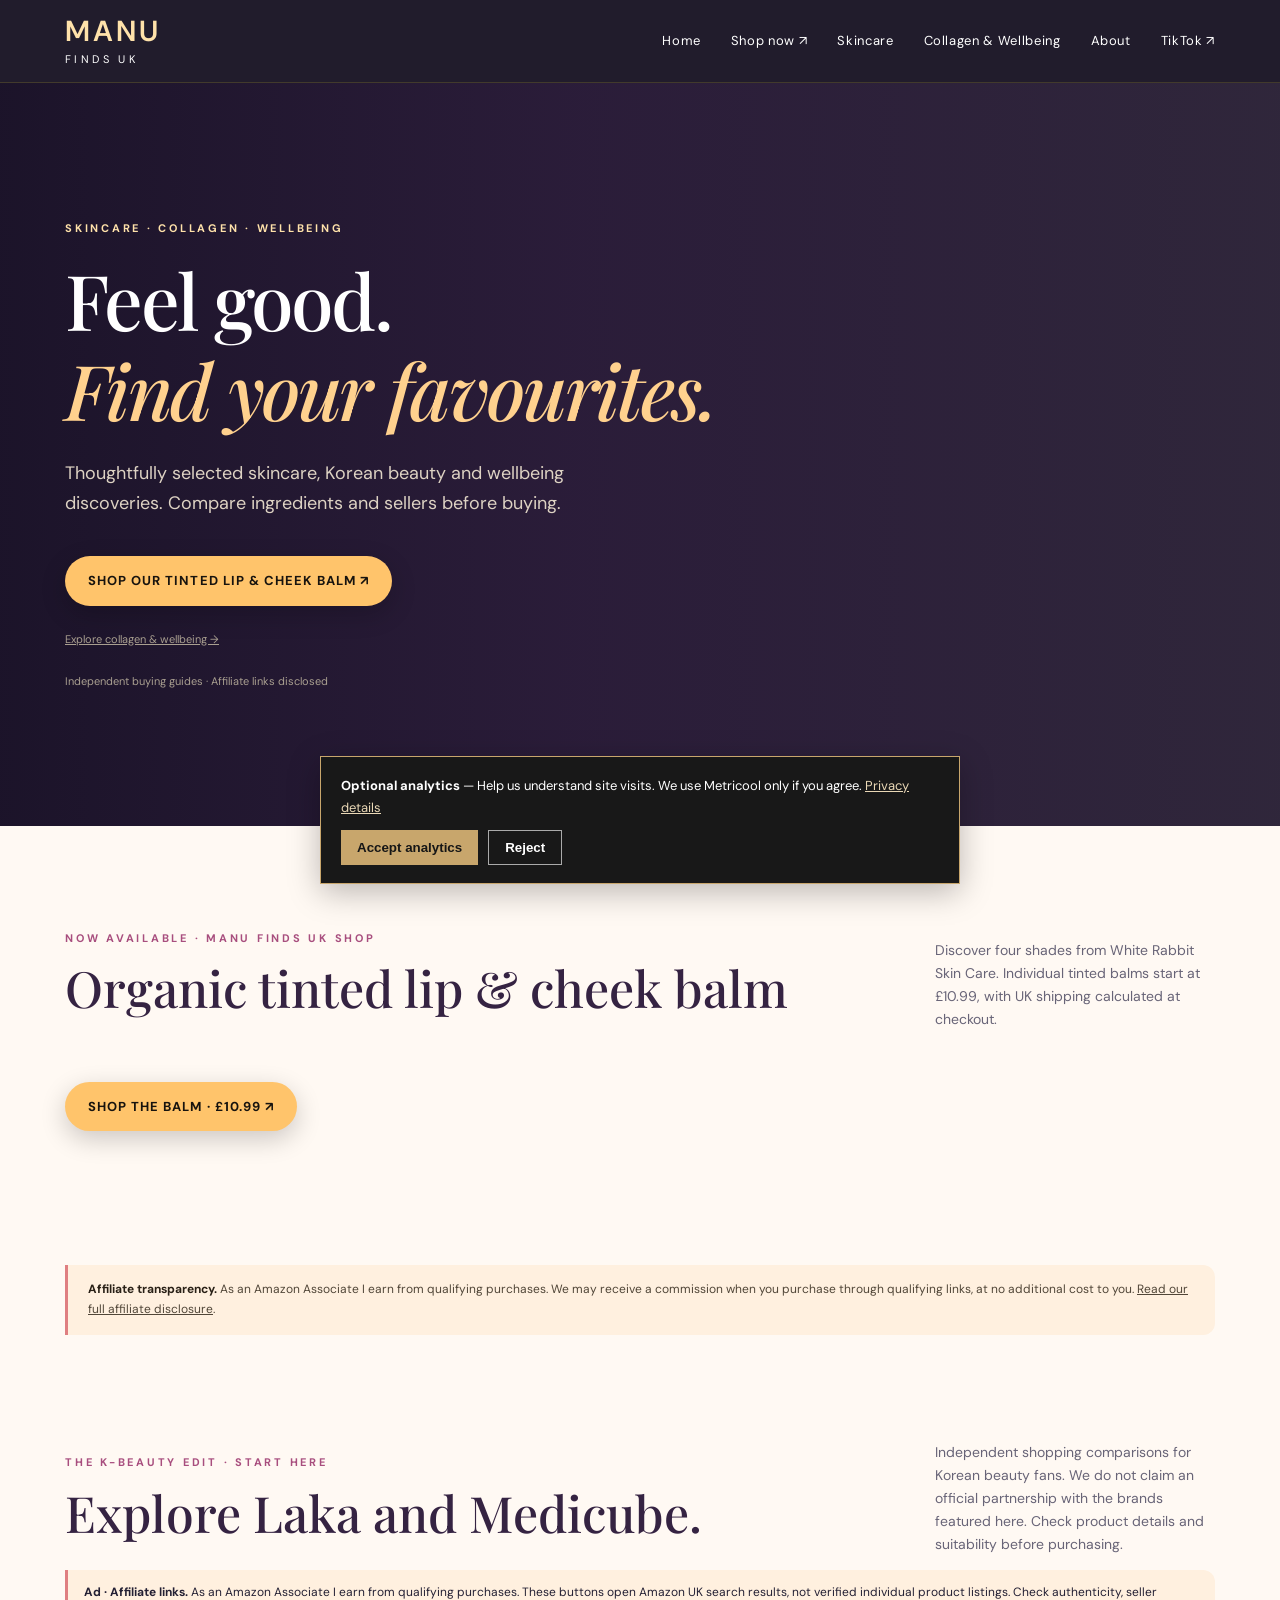
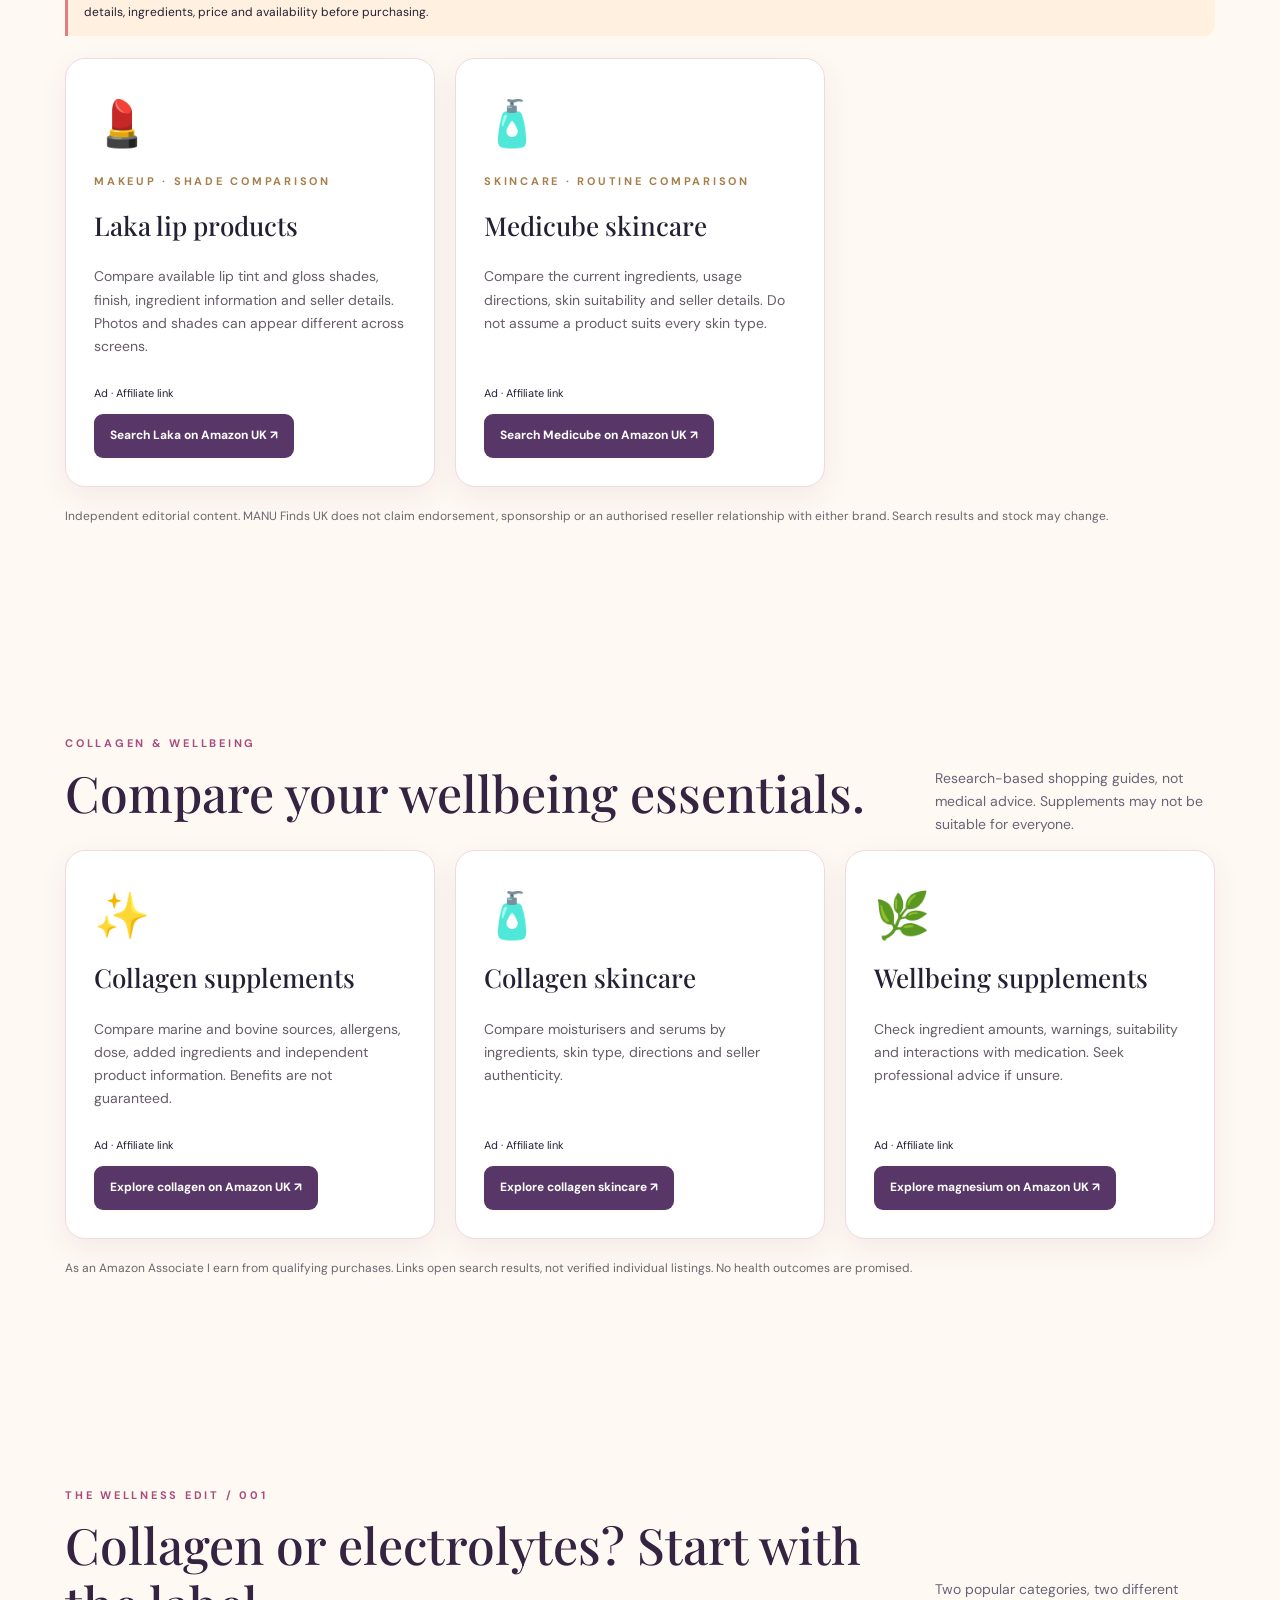
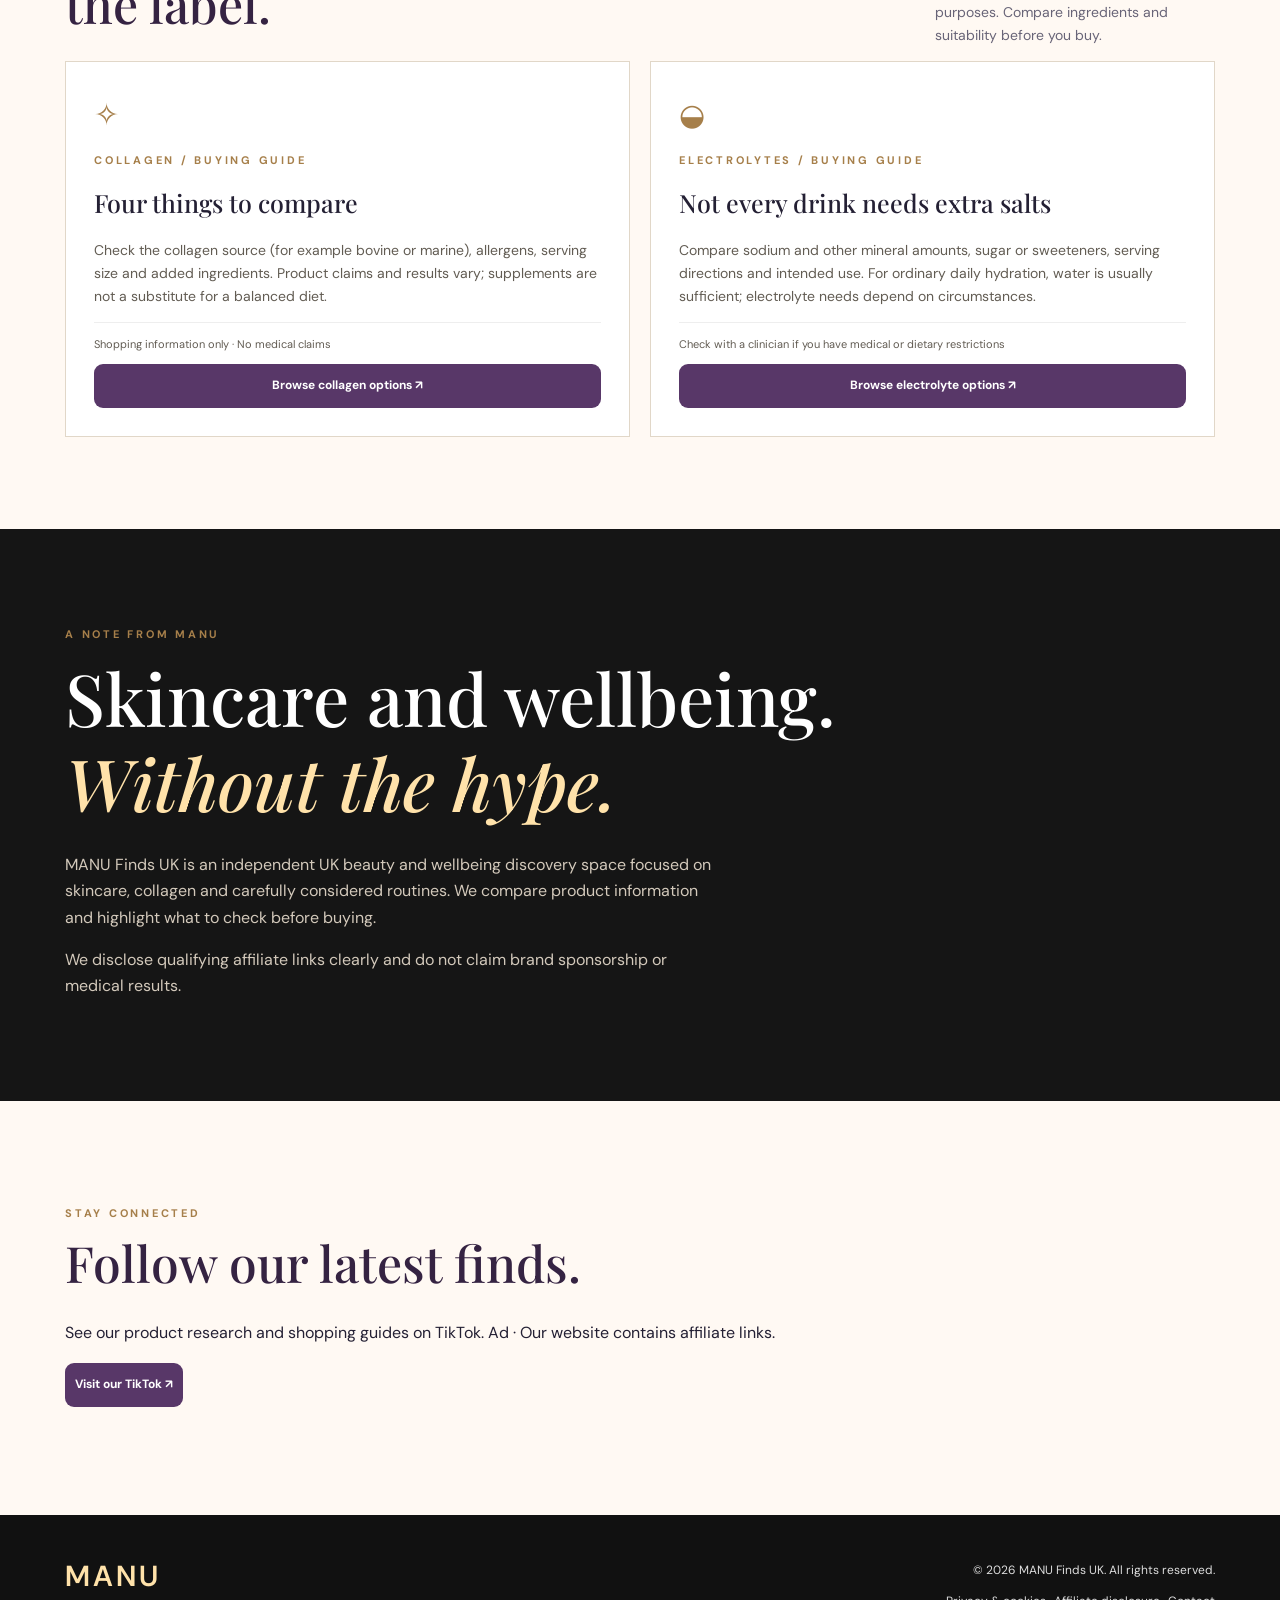
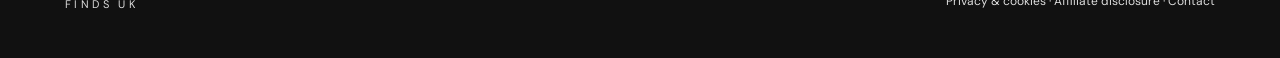
<file: index.html>
<!doctype html>
<html lang="en-GB">
<head>
  <meta charset="utf-8"><meta name="viewport" content="width=device-width, initial-scale=1">
  <meta name="description" content="MANU Finds UK: independent skincare, Korean beauty, collagen and wellbeing buying guides. Affiliate links disclosed."><link rel="canonical" href="https://manutz78.github.io/manu-finds-uk/"><meta property="og:type" content="website"><meta property="og:title" content="MANU Finds UK | Skincare, Collagen & Wellbeing"><meta property="og:description" content="Explore skincare, collagen and wellbeing finds with independent UK shopping guidance."><meta property="og:url" content="https://manutz78.github.io/manu-finds-uk/">
  <meta name="theme-color" content="#111111"><meta name="robots" content="index,follow">
  <title>MANU Finds UK | Skincare, Collagen & Wellbeing</title>
  <link rel="stylesheet" href="styles.css">
  <!-- Optional Metricool analytics loads only after visitor consent; see privacy.html. -->
</head>
<body>
<a class="skip" href="#main">Skip to content</a>
<header class="site-header"><div class="wrap nav"><a class="logo" href="#top" aria-label="MANU Finds UK home"><strong>MANU</strong><span>FINDS UK</span></a><button class="menu-toggle" type="button" aria-expanded="false" aria-controls="main-nav">Menu ☰</button><nav id="main-nav" aria-label="Main navigation"><a href="#top">Home</a><a href="https://ntr8m2-dk.myshopify.com" target="_blank" rel="noopener noreferrer">Shop now ↗</a><a href="#k-beauty">Skincare</a><a href="#collagen">Collagen & Wellbeing</a><a href="#about">About</a><a href="https://www.tiktok.com/@adutza780" target="_blank" rel="noopener noreferrer">TikTok ↗</a></nav></div></header>
<main id="main">
<section class="hero hero-photo" id="top"><div class="wrap hero-inner"><p class="eyebrow">SKINCARE · COLLAGEN · WELLBEING</p><h1>Feel good.<br><em>Find your favourites.</em></h1><p>Thoughtfully selected skincare, Korean beauty and wellbeing discoveries. Compare ingredients and sellers before buying.</p><a class="btn" href="https://ntr8m2-dk.myshopify.com" target="_blank" rel="noopener noreferrer">Shop our tinted lip &amp; cheek balm ↗</a><p class="hero-note"><a href="#collagen">Explore collagen & wellbeing →</a></p><p class="hero-note">Independent buying guides · Affiliate links disclosed</p></div></section>
<section class="section wrap" id="shop"><div class="section-top"><div><p class="eyebrow">NOW AVAILABLE · MANU FINDS UK SHOP</p><h2>Organic tinted lip &amp; cheek balm</h2></div><p>Discover four shades from White Rabbit Skin Care. Individual tinted balms start at £10.99, with UK shipping calculated at checkout.</p></div><p><a class="btn" href="https://ntr8m2-dk.myshopify.com" target="_blank" rel="noopener noreferrer">Shop the balm · £10.99 ↗</a></p></section><section class="disclosure wrap" aria-label="Affiliate disclosure"><strong>Affiliate transparency.</strong> As an Amazon Associate I earn from qualifying purchases. We may receive a commission when you purchase through qualifying links, at no additional cost to you. <a href="disclosure.html">Read our full affiliate disclosure</a>.</section>
<section class="section wrap" id="k-beauty" aria-label="Korean beauty buying guide"><div class="section-top"><div><p class="eyebrow">THE K-BEAUTY EDIT · START HERE</p><h2>Explore Laka and Medicube.</h2></div><p>Independent shopping comparisons for Korean beauty fans. We do not claim an official partnership with the brands featured here. Check product details and suitability before purchasing.</p></div><p class="products-note"><strong>Ad · Affiliate links.</strong> As an Amazon Associate I earn from qualifying purchases. These buttons open Amazon UK search results, not verified individual product listings. Check authenticity, seller details, ingredients, price and availability before purchasing.</p><div class="quick-picks-grid"><article class="quick-pick"><span class="quick-pick-icon" aria-hidden="true">💄</span><p class="eyebrow">MAKEUP · SHADE COMPARISON</p><h3>Laka lip products</h3><p>Compare available lip tint and gloss shades, finish, ingredient information and seller details. Photos and shades can appear different across screens.</p><span class="affiliate-label">Ad · Affiliate link</span><a class="pick-link" href="https://www.amazon.co.uk/s?k=Laka+lip+tint&amp;tag=manufindsuk-21" target="_blank" rel="sponsored noopener noreferrer">Search Laka on Amazon UK ↗</a></article><article class="quick-pick"><span class="quick-pick-icon" aria-hidden="true">🧴</span><p class="eyebrow">SKINCARE · ROUTINE COMPARISON</p><h3>Medicube skincare</h3><p>Compare the current ingredients, usage directions, skin suitability and seller details. Do not assume a product suits every skin type.</p><span class="affiliate-label">Ad · Affiliate link</span><a class="pick-link" href="https://www.amazon.co.uk/s?k=Medicube+skincare&amp;tag=manufindsuk-21" target="_blank" rel="sponsored noopener noreferrer">Search Medicube on Amazon UK ↗</a></article></div><p class="quick-disclosure">Independent editorial content. MANU Finds UK does not claim endorsement, sponsorship or an authorised reseller relationship with either brand. Search results and stock may change.</p></section>
<section class="section wrap" id="collagen"><div class="section-top"><div><p class="eyebrow">COLLAGEN & WELLBEING</p><h2>Compare your wellbeing essentials.</h2></div><p>Research-based shopping guides, not medical advice. Supplements may not be suitable for everyone.</p></div><div class="quick-picks-grid"><article class="quick-pick"><span class="quick-pick-icon" aria-hidden="true">✨</span><h3>Collagen supplements</h3><p>Compare marine and bovine sources, allergens, dose, added ingredients and independent product information. Benefits are not guaranteed.</p><span class="affiliate-label">Ad · Affiliate link</span><a class="pick-link" href="https://www.amazon.co.uk/s?k=collagen+supplements&amp;tag=manufindsuk-21" target="_blank" rel="sponsored noopener noreferrer">Explore collagen on Amazon UK ↗</a></article><article class="quick-pick"><span class="quick-pick-icon" aria-hidden="true">🧴</span><h3>Collagen skincare</h3><p>Compare moisturisers and serums by ingredients, skin type, directions and seller authenticity.</p><span class="affiliate-label">Ad · Affiliate link</span><a class="pick-link" href="https://www.amazon.co.uk/s?k=collagen+skincare+moisturiser&amp;tag=manufindsuk-21" target="_blank" rel="sponsored noopener noreferrer">Explore collagen skincare ↗</a></article><article class="quick-pick"><span class="quick-pick-icon" aria-hidden="true">🌿</span><h3>Wellbeing supplements</h3><p>Check ingredient amounts, warnings, suitability and interactions with medication. Seek professional advice if unsure.</p><span class="affiliate-label">Ad · Affiliate link</span><a class="pick-link" href="https://www.amazon.co.uk/s?k=magnesium+supplements&amp;tag=manufindsuk-21" target="_blank" rel="sponsored noopener noreferrer">Explore magnesium on Amazon UK ↗</a></article></div><p class="quick-disclosure">As an Amazon Associate I earn from qualifying purchases. Links open search results, not verified individual listings. No health outcomes are promised.</p></section><section class="section wrap" id="wellness-guide"><div class="section-top"><div><p class="eyebrow">THE WELLNESS EDIT / 001</p><h2>Collagen or electrolytes? Start with the label.</h2></div><p>Two popular categories, two different purposes. Compare ingredients and suitability before you buy.</p></div><div class="article-grid"><article class="article"><span class="article-icon" aria-hidden="true">✧</span><p class="eyebrow">COLLAGEN / BUYING GUIDE</p><h3>Four things to compare</h3><p>Check the collagen source (for example bovine or marine), allergens, serving size and added ingredients. Product claims and results vary; supplements are not a substitute for a balanced diet.</p><p class="article-foot">Shopping information only · No medical claims</p><a class="pick-link" href="#products">Browse collagen options ↗</a></article><article class="article"><span class="article-icon" aria-hidden="true">◒</span><p class="eyebrow">ELECTROLYTES / BUYING GUIDE</p><h3>Not every drink needs extra salts</h3><p>Compare sodium and other mineral amounts, sugar or sweeteners, serving directions and intended use. For ordinary daily hydration, water is usually sufficient; electrolyte needs depend on circumstances.</p><p class="article-foot">Check with a clinician if you have medical or dietary restrictions</p><a class="pick-link" href="#products">Browse electrolyte options ↗</a></article></div></section>
<section class="about" id="about"><div class="wrap about-inner"><p class="eyebrow">A NOTE FROM MANU</p><h2>Skincare and wellbeing.<br><em>Without the hype.</em></h2><p>MANU Finds UK is an independent UK beauty and wellbeing discovery space focused on skincare, collagen and carefully considered routines. We compare product information and highlight what to check before buying.</p><p>We disclose qualifying affiliate links clearly and do not claim brand sponsorship or medical results.</p></div></section>
<section class="section wrap" id="contact"><p class="eyebrow">STAY CONNECTED</p><h2>Follow our latest finds.</h2><p>See our product research and shopping guides on TikTok. Ad · Our website contains affiliate links.</p><p><a class="pick-link" href="https://www.tiktok.com/@adutza780" target="_blank" rel="noopener noreferrer">Visit our TikTok ↗</a></p></section>
</main>
<footer class="footer"><div class="wrap footer-inner"><div class="logo"><strong>MANU</strong><span>FINDS UK</span></div><div><p>© <span id="year">2026</span> MANU Finds UK. All rights reserved.</p><p><a href="privacy.html">Privacy & cookies</a> · <a href="disclosure.html">Affiliate disclosure</a> · <a href="#contact">Contact</a></p></div></div></footer>
<div class="cookie-notice" id="analytics-choice" hidden><p><strong>Optional analytics</strong> — Help us understand site visits. We use Metricool only if you agree. <a href="privacy.html">Privacy details</a></p><div><button type="button" id="analytics-accept">Accept analytics</button><button type="button" id="analytics-reject">Reject</button></div></div>
<script src="script.js"></script>
</body></html>
</file>
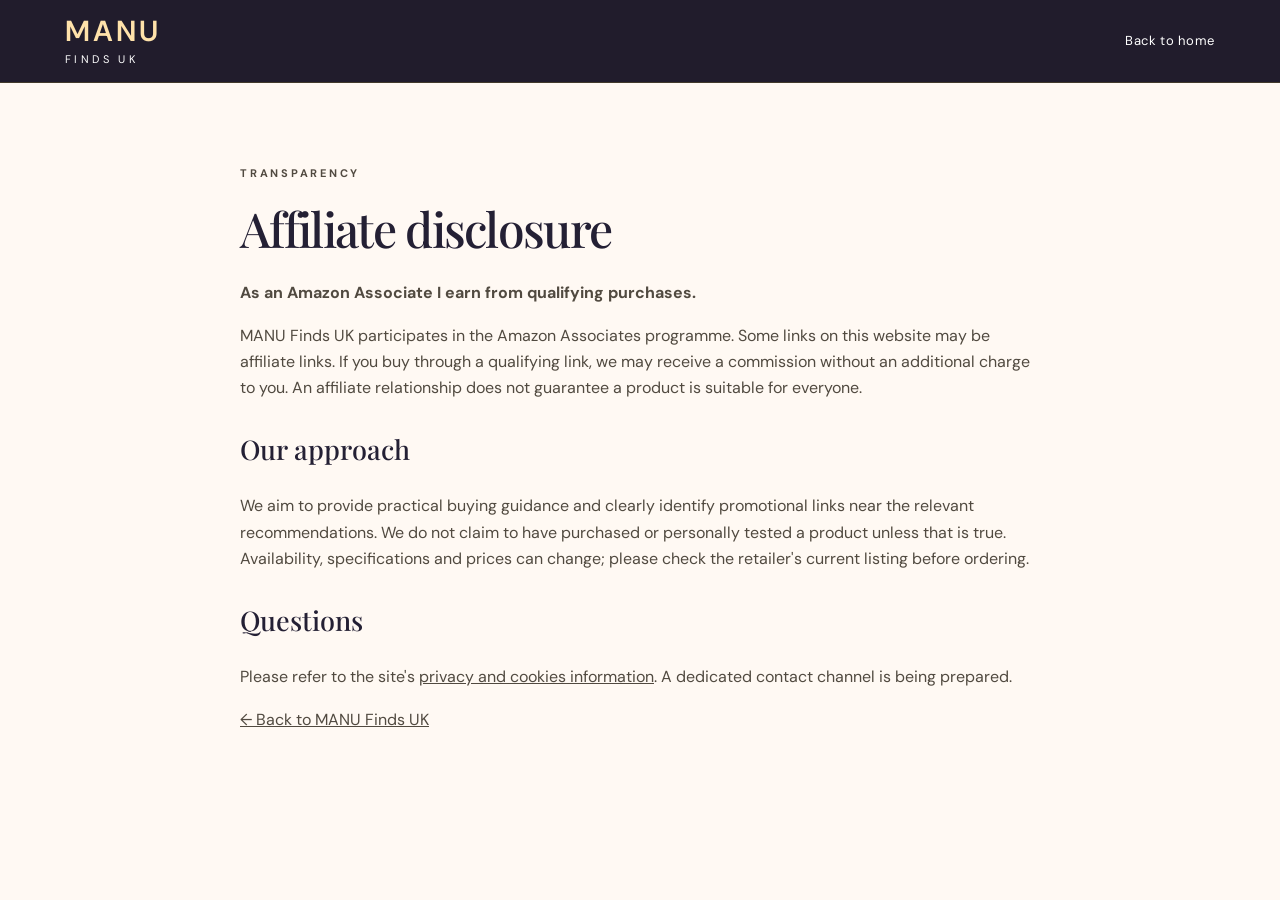
<file: disclosure.html>
<!doctype html><html lang="en-GB"><head><meta charset="utf-8"><meta name="viewport" content="width=device-width, initial-scale=1"><meta name="description" content="How MANU Finds UK handles affiliate recommendations and commissions."><title>Affiliate Disclosure | MANU Finds UK</title><link rel="stylesheet" href="styles.css"></head><body><header class="site-header"><div class="wrap nav"><a class="logo" href="index.html"><strong>MANU</strong><span>FINDS UK</span></a><nav aria-label="Navigation"><a href="index.html">Back to home</a></nav></div></header><main class="wrap legal"><p class="eyebrow">TRANSPARENCY</p><h1>Affiliate disclosure</h1><p><strong>As an Amazon Associate I earn from qualifying purchases.</strong></p><p>MANU Finds UK participates in the Amazon Associates programme. Some links on this website may be affiliate links. If you buy through a qualifying link, we may receive a commission without an additional charge to you. An affiliate relationship does not guarantee a product is suitable for everyone.</p><h2>Our approach</h2><p>We aim to provide practical buying guidance and clearly identify promotional links near the relevant recommendations. We do not claim to have purchased or personally tested a product unless that is true. Availability, specifications and prices can change; please check the retailer's current listing before ordering.</p><h2>Questions</h2><p>Please refer to the site's <a href="privacy.html">privacy and cookies information</a>. A dedicated contact channel is being prepared.</p><p><a href="index.html">← Back to MANU Finds UK</a></p></main></body></html>
</file>
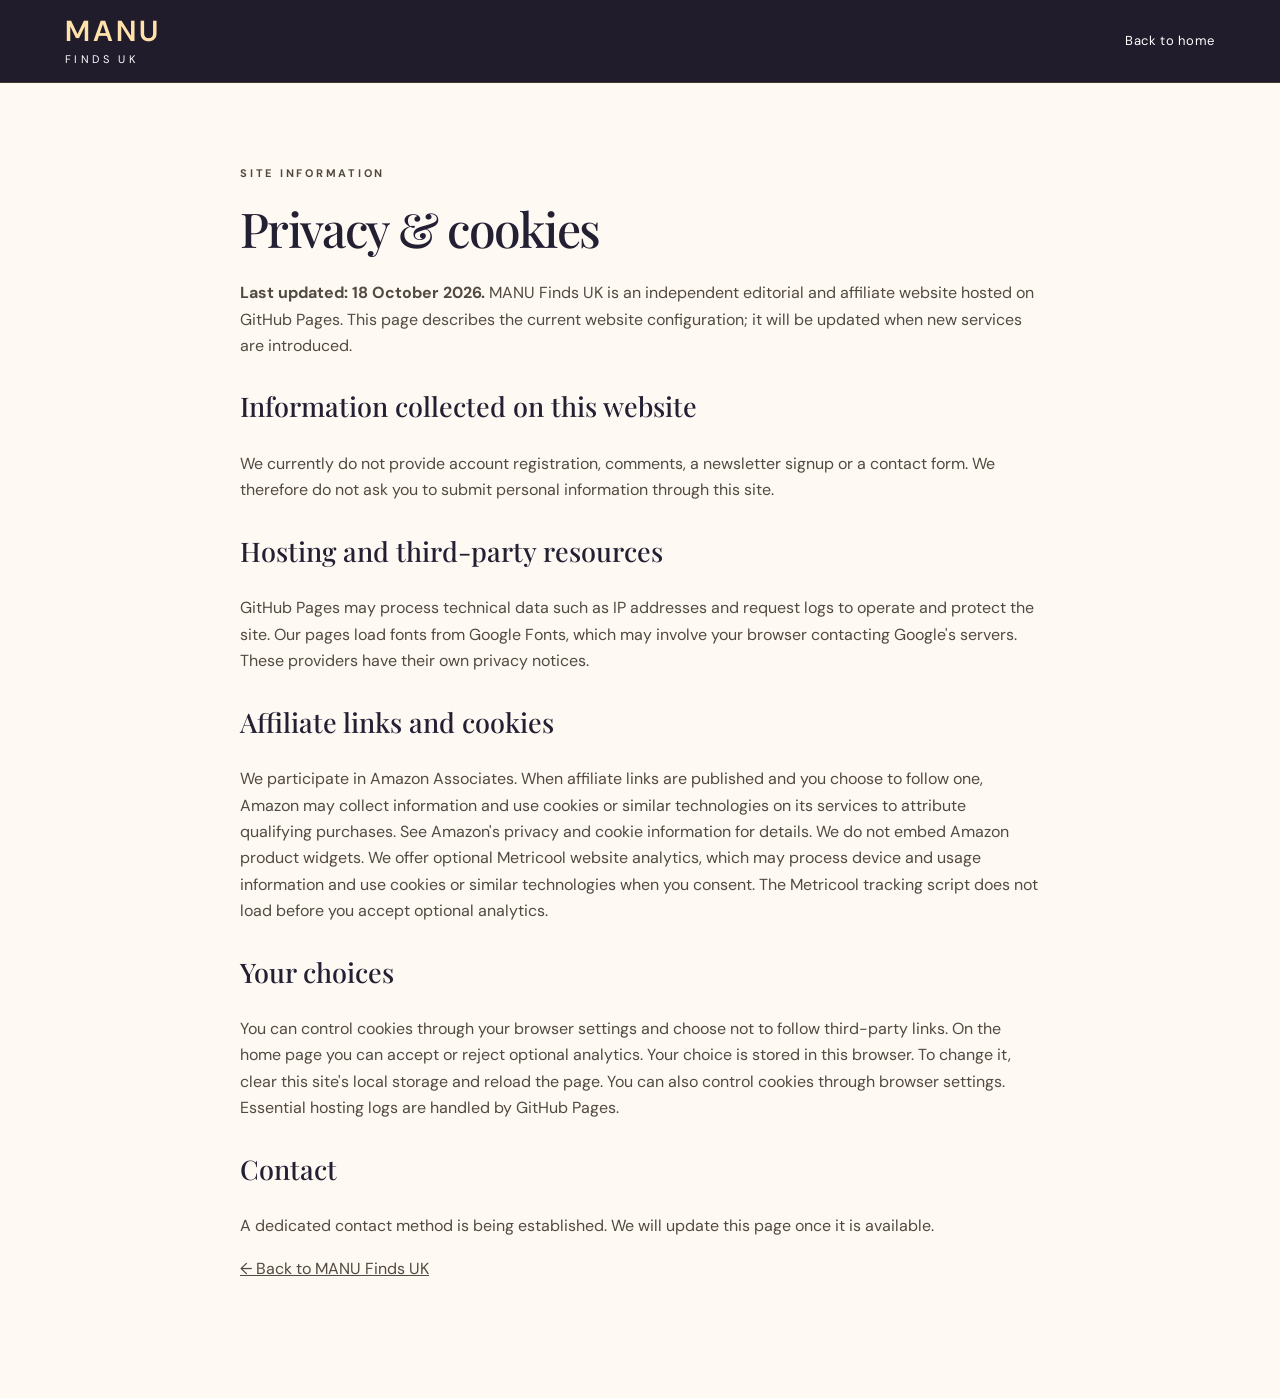
<file: privacy.html>
<!doctype html><html lang="en-GB"><head><meta charset="utf-8"><meta name="viewport" content="width=device-width, initial-scale=1"><meta name="description" content="Privacy and cookies information for MANU Finds UK."><title>Privacy & Cookies | MANU Finds UK</title><link rel="stylesheet" href="styles.css"></head><body><header class="site-header"><div class="wrap nav"><a class="logo" href="index.html"><strong>MANU</strong><span>FINDS UK</span></a><nav aria-label="Navigation"><a href="index.html">Back to home</a></nav></div></header><main class="wrap legal"><p class="eyebrow">SITE INFORMATION</p><h1>Privacy & cookies</h1><p><strong>Last updated: 18 October 2026.</strong> MANU Finds UK is an independent editorial and affiliate website hosted on GitHub Pages. This page describes the current website configuration; it will be updated when new services are introduced.</p><h2>Information collected on this website</h2><p>We currently do not provide account registration, comments, a newsletter signup or a contact form. We therefore do not ask you to submit personal information through this site.</p><h2>Hosting and third-party resources</h2><p>GitHub Pages may process technical data such as IP addresses and request logs to operate and protect the site. Our pages load fonts from Google Fonts, which may involve your browser contacting Google's servers. These providers have their own privacy notices.</p><h2>Affiliate links and cookies</h2><p>We participate in Amazon Associates. When affiliate links are published and you choose to follow one, Amazon may collect information and use cookies or similar technologies on its services to attribute qualifying purchases. See Amazon's privacy and cookie information for details. We do not embed Amazon product widgets. We offer optional Metricool website analytics, which may process device and usage information and use cookies or similar technologies when you consent. The Metricool tracking script does not load before you accept optional analytics.</p><h2>Your choices</h2><p>You can control cookies through your browser settings and choose not to follow third-party links. On the home page you can accept or reject optional analytics. Your choice is stored in this browser. To change it, clear this site's local storage and reload the page. You can also control cookies through browser settings. Essential hosting logs are handled by GitHub Pages.</p><h2>Contact</h2><p>A dedicated contact method is being established. We will update this page once it is available.</p><p><a href="index.html">← Back to MANU Finds UK</a></p></main></body></html>
</file>
<file: styles.css>
@import url('https://fonts.googleapis.com/css2?family=DM+Sans:wght@400;500;600;700&family=Playfair+Display:ital,wght@0,500;0,600;1,500&display=swap');
:root{--black:#121212;--gold:#c8a66c;--goldlight:#ead8b6;--cream:#f7f3ec;--ink:#29251f;--muted:#756d63}*{box-sizing:border-box}html{scroll-behavior:smooth}body{margin:0;color:var(--ink);background:#fcfaf6;font:16px/1.65 'DM Sans',Arial,sans-serif}a{color:inherit}.wrap{width:min(1150px,calc(100% - 40px));margin:auto}.skip{position:absolute;left:-999px;top:10px;background:#fff;padding:8px;z-index:10}.skip:focus{left:10px}.site-header{background:var(--black);color:#fff;position:sticky;top:0;z-index:5;border-bottom:1px solid #423a2c}.nav{min-height:82px;display:flex;align-items:center;justify-content:space-between}.logo{display:flex;flex-direction:column;text-decoration:none;line-height:1;letter-spacing:.19em}.logo strong{font-size:29px;color:var(--goldlight);font-weight:600}.logo span{font-size:11px;letter-spacing:.31em;margin-top:8px}.nav nav{display:flex;gap:30px}.nav nav a{font-size:13px;text-decoration:none;letter-spacing:.05em}.nav nav a:hover,.footer a:hover{color:var(--gold)}.menu-toggle{display:none;background:transparent;color:#fff;border:1px solid var(--gold);padding:8px 14px}.hero{background:radial-gradient(ellipse at 76% 37%,#4b3c29 0%,#211d19 42%,#101010 78%);color:#fff}.hero-inner{padding:112px 0 104px;max-width:1150px}.eyebrow{font-size:11px;letter-spacing:.25em;color:#a67f4a;font-weight:700;text-transform:uppercase}.hero .eyebrow{color:var(--goldlight)}h1,h2,h3{font-family:'Playfair Display',Georgia,serif;line-height:1.17;font-weight:500}h1{font-size:clamp(42px,6vw,78px);margin:18px 0 24px;letter-spacing:-.035em}h1 em,.about h2 em{color:var(--goldlight);font-weight:500}.hero-inner>p:not(.eyebrow):not(.hero-note){font-size:18px;max-width:540px;color:#ddd2c3}.btn{display:inline-flex;gap:28px;align-items:center;background:var(--gold);color:#17130e;text-decoration:none;padding:14px 23px;margin-top:20px;font-size:13px;font-weight:700;text-transform:uppercase;letter-spacing:.08em}.btn:hover{background:var(--goldlight)}.hero-note{font-size:11px;color:#a99f90;margin-top:24px}.disclosure{margin-top:26px;background:#f0e9dc;border-left:3px solid var(--gold);padding:15px 20px;font-size:12px;color:#514638}.disclosure strong{color:#292016}.pending{display:block;margin-top:6px}.section{padding-top:92px;padding-bottom:92px}.section-top{display:flex;justify-content:space-between;gap:24px;align-items:end}.section-top>p{max-width:280px;color:var(--muted);font-size:14px}h2{font-size:clamp(32px,4vw,50px);margin:12px 0 28px}.category-grid{display:grid;grid-template-columns:repeat(4,1fr);gap:15px}.category{min-height:300px;padding:25px;display:flex;flex-direction:column;justify-content:space-between;text-decoration:none;background:#e6dfd2;transition:transform .2s}.category:hover{transform:translateY(-5px)}.category-home{background:#ded5c5}.category-kitchen{background:#e5d8c3}.category-beauty{background:#ebdfd9}.category-gadgets{background:#d9d9d1}.category-symbol{font-family:Georgia,serif;font-size:80px;color:#ad9167;text-align:center}.category-text{display:flex;flex-direction:column}.category-text small{font-size:10px;letter-spacing:.17em}.category-text strong{font-family:Georgia,serif;font-size:34px;font-weight:400;margin:8px 0}.category-text span{font-size:12px}.feature{background:#eae2d5}.feature-inner{display:grid;grid-template-columns:1fr 1fr;align-items:center;gap:10%;padding:75px 0}.feature-inner p{max-width:510px}.feature-art{aspect-ratio:1.15;background:linear-gradient(145deg,#29231d,#776047 58%,#c3a57a);display:grid;place-items:center;box-shadow:20px 20px 0 #d0c1ab}.feature-art span{font:clamp(55px,7vw,100px)/.97 Georgia,serif;color:#ead5b4;letter-spacing:-.05em}.article-grid{display:grid;grid-template-columns:repeat(3,1fr);gap:18px}.article{border:1px solid #ded5c8;background:white;padding:30px;min-height:355px;display:flex;flex-direction:column}.article-icon{font-size:38px;color:#b39566}.article h3{font-size:26px;margin:8px 0}.article>p:not(.eyebrow){font-size:14px;color:#625c53}.article .article-foot{margin-top:auto;padding-top:12px;border-top:1px solid #eee;font-size:11px!important}.about{background:#151515;color:white}.about-inner{padding-top:85px;padding-bottom:85px;max-width:1150px}.about h2{font-size:clamp(42px,6vw,72px)}.about-inner>p:not(.eyebrow){max-width:650px;color:#d3c9bb}.social-placeholders{display:flex;gap:12px;flex-wrap:wrap}.social-placeholders span{border:1px solid #d4c5ac;padding:11px 18px;font-size:13px}.footer{background:#111;color:#ddd;padding:34px 0}.footer-inner{display:flex;align-items:center;justify-content:space-between;gap:25px}.footer p{font-size:12px;text-align:right}.footer a{text-decoration:none}.legal{max-width:800px;padding-top:70px;padding-bottom:100px}.legal h1{font-size:48px}.legal h2{font-size:27px;margin-top:32px}.legal p,.legal li{color:#514a40}@media(max-width:760px){.nav{min-height:72px}.menu-toggle{display:block}.nav nav{display:none;position:absolute;top:72px;left:0;right:0;background:#151515;flex-direction:column;padding:25px 20px;gap:17px}.nav nav.open{display:flex}.hero-inner{padding:80px 0}.section{padding-top:65px;padding-bottom:65px}.section-top{display:block}.category-grid{grid-template-columns:repeat(2,1fr)}.category{min-height:245px;padding:17px}.category-symbol{font-size:60px}.feature-inner{grid-template-columns:1fr;gap:40px}.feature-art{max-width:480px}.article-grid{grid-template-columns:1fr}.article{min-height:0}.footer-inner{align-items:start;flex-direction:column}.footer p{text-align:left}}@media(max-width:420px){.category-grid{gap:9px}.category-text strong{font-size:28px}.category{min-height:220px}.wrap{width:calc(100% - 30px)}}

/* Curated affiliate product edit */
.pick-grid{display:grid;grid-template-columns:repeat(4,minmax(0,1fr));gap:16px}.pick{border:1px solid #d8cbb8;background:#fff;padding:24px;display:flex;flex-direction:column;min-height:300px}.pick h3{font-size:23px;margin:10px 0}.pick>p:not(.eyebrow){font-size:13px;color:#5b544a}.pick .affiliate-label{margin-top:auto;font-size:11px!important;color:#65513a!important;font-weight:700}.pick-link{display:inline-block;background:#171717;color:#ead8b6;text-decoration:none;text-align:center;font-size:12px;font-weight:700;padding:12px 10px}.pick-link:hover,.pick-link:focus-visible{background:#5a4328;color:#fff}.products-note{background:#f0e9dc;border-left:3px solid #c8a66c;padding:13px 16px;font-size:12px;margin:0 0 22px}@media(max-width:950px){.pick-grid{grid-template-columns:repeat(2,minmax(0,1fr))}}@media(max-width:560px){.pick-grid{grid-template-columns:1fr}.pick{min-height:0}}

/* Optional analytics choice and editorial guides */
.cookie-notice[hidden]{display:none!important}.cookie-notice{position:fixed;bottom:16px;left:16px;right:16px;max-width:640px;margin:auto;background:#181818;color:#fff;padding:18px 20px;border:1px solid #c8a66c;z-index:100;box-shadow:0 8px 30px #0004}.cookie-notice p{margin:0 0 12px;font-size:13px}.cookie-notice a{color:#ead8b6}.cookie-notice>div{display:flex;gap:10px;flex-wrap:wrap}.cookie-notice button{background:#c8a66c;color:#161616;border:0;padding:9px 16px;cursor:pointer;font-weight:700}.cookie-notice button+button{background:transparent;color:#fff;border:1px solid #aaa}.article-grid{display:grid;grid-template-columns:repeat(2,minmax(0,1fr));gap:20px}.article{padding:28px;background:#fff;border:1px solid #e1d7c8}.article h3{font-size:25px}.article-icon{font-size:30px;color:#a67f4a}.article-foot{font-size:12px;color:#65513a}@media(max-width:700px){.article-grid{grid-template-columns:1fr}}

/* Colourful editorial refresh with lifestyle photography (not product photographs) */
:root{--gold:#e5a84e;--goldlight:#ffe2aa;--cream:#fff8ef;--ink:#242034;--muted:#686477}
body{background:#fff9f3}
.hero-photo{background:linear-gradient(90deg,rgba(26,18,40,.94) 0%,rgba(40,25,55,.82) 45%,rgba(32,25,40,.3) 100%),url('https://images.unsplash.com/photo-1600607687939-ce8a6c25118c?auto=format&fit=crop&w=1800&q=85') center/cover no-repeat,#362c43}
.hero-inner{padding-top:125px;padding-bottom:125px}
.hero h1 em{color:#ffd18e}
.btn{border-radius:50px;background:#ffc46b;box-shadow:0 8px 26px #0003}
.site-header{background:#211c2c}
.category{position:relative;overflow:hidden;isolation:isolate;border-radius:22px;min-height:335px;color:#fff;box-shadow:0 10px 28px #281b3021}
.category-photo{position:absolute;inset:0;width:100%;height:100%;object-fit:cover;z-index:-2;transition:transform .35s ease}
.category-shade{position:absolute;inset:0;z-index:-1;background:linear-gradient(180deg,rgba(19,14,34,.07) 0%,rgba(19,14,34,.24) 35%,rgba(18,11,34,.88) 100%)}
.category:hover .category-photo{transform:scale(1.08)}
.category-home{background:#bb7b75}.category-kitchen{background:#df975a}.category-beauty{background:#ba789b}.category-gadgets{background:#657bb5}
.category-text strong{font-size:39px;color:#fff}.category-text small,.category-text span{color:#fff2e9}
.section-top .eyebrow{color:#a84e7e}.section h2{color:#352342}
.pick{border-radius:16px;border-color:#ebdfe9;box-shadow:0 5px 18px #3423450d;background:linear-gradient(145deg,#fff,#fffaf7)}
.pick-link{background:#583768;color:#fff;border-radius:9px}.pick-link:hover,.pick-link:focus-visible{background:#b55483}
.products-note,.disclosure{background:#fff0df;border-left-color:#df7f81;border-radius:0 12px 12px 0}
.trend-banner{display:grid;grid-template-columns:1fr 1fr;overflow:hidden;border-radius:24px;margin-bottom:36px;background:linear-gradient(130deg,#573f76,#bd648a);color:#fff;min-height:280px}
.trend-banner>div{padding:40px;display:flex;flex-direction:column;justify-content:center;gap:12px}.trend-banner .eyebrow{color:#ffe4aa}.trend-banner strong{font:clamp(28px,3.5vw,48px)/1.13 Georgia,serif}.trend-banner span{font-size:14px;color:#ffecf6}.trend-banner img{width:100%;height:100%;min-height:280px;object-fit:cover}
@media(max-width:700px){.hero-photo{background-position:60% center}.hero-inner{padding-top:90px;padding-bottom:90px}.trend-banner{grid-template-columns:1fr}.trend-banner img{height:200px;min-height:200px}.category{min-height:260px}}
@media(prefers-reduced-motion:reduce){.category-photo{transition:none}}

.quick-picks-grid{display:grid;grid-template-columns:repeat(3,minmax(0,1fr));gap:20px}.quick-pick{background:#fff;border:1px solid #f0d9df;border-radius:20px;padding:28px;box-shadow:0 10px 30px #38204812;display:flex;flex-direction:column;align-items:flex-start}.quick-pick-icon{font-size:45px}.quick-pick h3{font-size:26px;margin:10px 0}.quick-pick p:not(.eyebrow){color:#665d67;font-size:14px;flex:1}.quick-pick .affiliate-label{font-size:11px;margin:12px 0}.quick-pick .pick-link{display:inline-block;padding:12px 16px;text-decoration:none}.quick-disclosure{font-size:12px;color:#6d6571;margin-top:20px}@media(max-width:760px){.quick-picks-grid{grid-template-columns:1fr}}

.winter-grid{display:grid;grid-template-columns:repeat(2,minmax(0,1fr));gap:22px}.winter-card{overflow:hidden;border-radius:22px;background:#fff;border:1px solid #e9d9df;box-shadow:0 8px 26px #3d26420f}.winter-card img{display:block;width:100%;height:230px;object-fit:cover}.winter-card>div{padding:24px}.winter-card h3{font-size:28px;margin:8px 0}.winter-card p:not(.eyebrow){color:#685f68;font-size:14px}.winter-card small{display:block;font-size:11px;margin:12px 0;color:#685f68}.winter-card a{display:inline-block;background:#583768;color:#fff;padding:12px 17px;text-decoration:none;border-radius:10px;font-size:13px;font-weight:700}.winter-card a:hover{background:#a54f7d}@media(max-width:700px){.winter-grid{grid-template-columns:1fr}.winter-card img{height:200px}}
</file>
